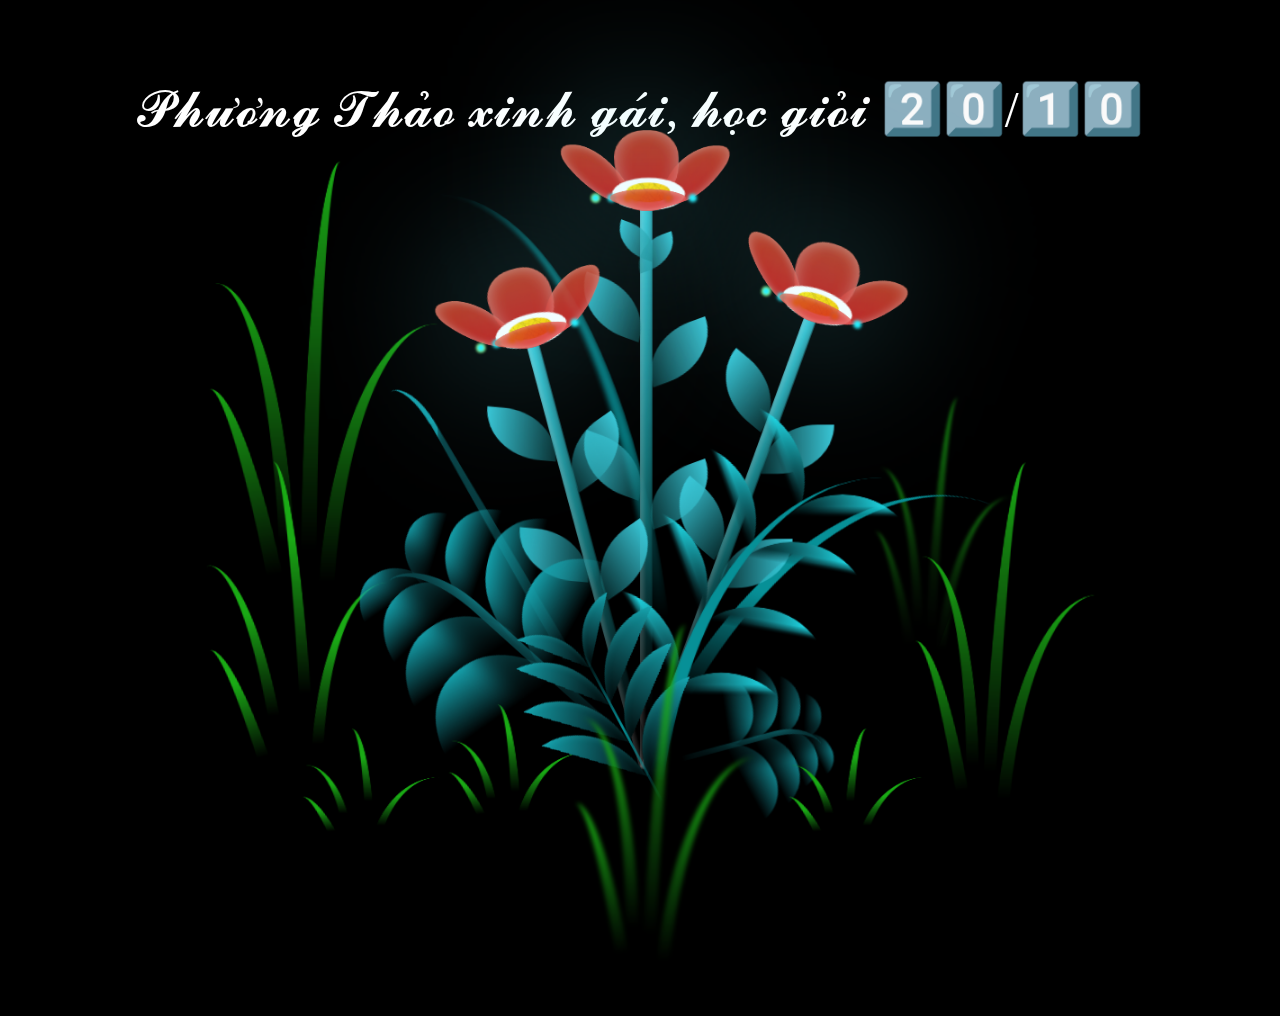
<file: Hoa_20_10/index.html>
<!DOCTYPE html>
<html lang="en">
<head>
    <meta charset="UTF-8">
    <meta http-equiv="X-UA-Compatible" content="IE=edge">
    <meta name="viewport" content="width=device-width, initial-scale=1.0">
    <link rel="stylesheet" href="./style_index.css">
    <script src="./script.js" type="text/javascript"></script><title>Hoa_tặng_PT</title>
</head>
    
<body class="not-loaded">
    <div class="night"></div>
    <div class="happy-woman-day">𝓟𝓱𝓾̛𝓸̛𝓷𝓰 𝓣𝓱𝓪̉𝓸 𝔁𝓲𝓷𝓱 𝓰𝓪́𝓲, 𝓱𝓸̣𝓬 𝓰𝓲𝓸̉𝓲 2️⃣0️⃣/1️⃣0️⃣</div>
    <div class="flowers">
      <div class="flower flower--1">
        <div class="flower__leafs flower__leafs--1">
          <div class="flower__leaf flower__leaf--1"></div>
          <div class="flower__leaf flower__leaf--2"></div>
          <div class="flower__leaf flower__leaf--3"></div>
          <div class="flower__leaf flower__leaf--4"></div>
          <div class="flower__white-circle"></div>
  
          <div class="flower__light flower__light--1"></div>
          <div class="flower__light flower__light--2"></div>
          <div class="flower__light flower__light--3"></div>
          <div class="flower__light flower__light--4"></div>
          <div class="flower__light flower__light--5"></div>
          <div class="flower__light flower__light--6"></div>
          <div class="flower__light flower__light--7"></div>
          <div class="flower__light flower__light--8"></div>
  
        </div>
        <div class="flower__line">
          <div class="flower__line__leaf flower__line__leaf--1"></div>
          <div class="flower__line__leaf flower__line__leaf--2"></div>
          <div class="flower__line__leaf flower__line__leaf--3"></div>
          <div class="flower__line__leaf flower__line__leaf--4"></div>
          <div class="flower__line__leaf flower__line__leaf--5"></div>
          <div class="flower__line__leaf flower__line__leaf--6"></div>
        </div>
      </div>
  
      <div class="flower flower--2">
        <div class="flower__leafs flower__leafs--2">
          <div class="flower__leaf flower__leaf--1"></div>
          <div class="flower__leaf flower__leaf--2"></div>
          <div class="flower__leaf flower__leaf--3"></div>
          <div class="flower__leaf flower__leaf--4"></div>
          <div class="flower__white-circle"></div>
  
          <div class="flower__light flower__light--1"></div>
          <div class="flower__light flower__light--2"></div>
          <div class="flower__light flower__light--3"></div>
          <div class="flower__light flower__light--4"></div>
          <div class="flower__light flower__light--5"></div>
          <div class="flower__light flower__light--6"></div>
          <div class="flower__light flower__light--7"></div>
          <div class="flower__light flower__light--8"></div>
  
        </div>
        <div class="flower__line">
          <div class="flower__line__leaf flower__line__leaf--1"></div>
          <div class="flower__line__leaf flower__line__leaf--2"></div>
          <div class="flower__line__leaf flower__line__leaf--3"></div>
          <div class="flower__line__leaf flower__line__leaf--4"></div>
        </div>
      </div>
  
      <div class="flower flower--3">
        <div class="flower__leafs flower__leafs--3">
          <div class="flower__leaf flower__leaf--1"></div>
          <div class="flower__leaf flower__leaf--2"></div>
          <div class="flower__leaf flower__leaf--3"></div>
          <div class="flower__leaf flower__leaf--4"></div>
          <div class="flower__white-circle"></div>
  
          <div class="flower__light flower__light--1"></div>
          <div class="flower__light flower__light--2"></div>
          <div class="flower__light flower__light--3"></div>
          <div class="flower__light flower__light--4"></div>
          <div class="flower__light flower__light--5"></div>
          <div class="flower__light flower__light--6"></div>
          <div class="flower__light flower__light--7"></div>
          <div class="flower__light flower__light--8"></div>
  
        </div>
        <div class="flower__line">
          <div class="flower__line__leaf flower__line__leaf--1"></div>
          <div class="flower__line__leaf flower__line__leaf--2"></div>
          <div class="flower__line__leaf flower__line__leaf--3"></div>
          <div class="flower__line__leaf flower__line__leaf--4"></div>
        </div>
      </div>
  
      <div class="grow-ans" style="--d:1.2s">
        <div class="flower__g-long">
          <div class="flower__g-long__top"></div>
          <div class="flower__g-long__bottom"></div>
        </div>
      </div>
  
      <div class="growing-grass">
        <div class="flower__grass flower__grass--1">
          <div class="flower__grass--top"></div>
          <div class="flower__grass--bottom"></div>
          <div class="flower__grass__leaf flower__grass__leaf--1"></div>
          <div class="flower__grass__leaf flower__grass__leaf--2"></div>
          <div class="flower__grass__leaf flower__grass__leaf--3"></div>
          <div class="flower__grass__leaf flower__grass__leaf--4"></div>
          <div class="flower__grass__leaf flower__grass__leaf--5"></div>
          <div class="flower__grass__leaf flower__grass__leaf--6"></div>
          <div class="flower__grass__leaf flower__grass__leaf--7"></div>
          <div class="flower__grass__leaf flower__grass__leaf--8"></div>
          <div class="flower__grass__overlay"></div>
        </div>
      </div>
  
      <div class="growing-grass">
        <div class="flower__grass flower__grass--2">
          <div class="flower__grass--top"></div>
          <div class="flower__grass--bottom"></div>
          <div class="flower__grass__leaf flower__grass__leaf--1"></div>
          <div class="flower__grass__leaf flower__grass__leaf--2"></div>
          <div class="flower__grass__leaf flower__grass__leaf--3"></div>
          <div class="flower__grass__leaf flower__grass__leaf--4"></div>
          <div class="flower__grass__leaf flower__grass__leaf--5"></div>
          <div class="flower__grass__leaf flower__grass__leaf--6"></div>
          <div class="flower__grass__leaf flower__grass__leaf--7"></div>
          <div class="flower__grass__leaf flower__grass__leaf--8"></div>
          <div class="flower__grass__overlay"></div>
        </div>
      </div>
  
      <div class="grow-ans" style="--d:2.4s">
        <div class="flower__g-right flower__g-right--1">
          <div class="leaf"></div>
        </div>
      </div>
  
      <div class="grow-ans" style="--d:2.8s">
        <div class="flower__g-right flower__g-right--2">
          <div class="leaf"></div>
        </div>
      </div>
  
      <div class="grow-ans" style="--d:2.8s">
        <div class="flower__g-front">
          <div class="flower__g-front__leaf-wrapper flower__g-front__leaf-wrapper--1">
            <div class="flower__g-front__leaf"></div>
          </div>
          <div class="flower__g-front__leaf-wrapper flower__g-front__leaf-wrapper--2">
            <div class="flower__g-front__leaf"></div>
          </div>
          <div class="flower__g-front__leaf-wrapper flower__g-front__leaf-wrapper--3">
            <div class="flower__g-front__leaf"></div>
          </div>
          <div class="flower__g-front__leaf-wrapper flower__g-front__leaf-wrapper--4">
            <div class="flower__g-front__leaf"></div>
          </div>
          <div class="flower__g-front__leaf-wrapper flower__g-front__leaf-wrapper--5">
            <div class="flower__g-front__leaf"></div>
          </div>
          <div class="flower__g-front__leaf-wrapper flower__g-front__leaf-wrapper--6">
            <div class="flower__g-front__leaf"></div>
          </div>
          <div class="flower__g-front__leaf-wrapper flower__g-front__leaf-wrapper--7">
            <div class="flower__g-front__leaf"></div>
          </div>
          <div class="flower__g-front__leaf-wrapper flower__g-front__leaf-wrapper--8">
            <div class="flower__g-front__leaf"></div>
          </div>
          <div class="flower__g-front__line"></div>
        </div>
      </div>
  
      <div class="grow-ans" style="--d:3.2s">
        <div class="flower__g-fr">
          <div class="leaf"></div>
          <div class="flower__g-fr__leaf flower__g-fr__leaf--1"></div>
          <div class="flower__g-fr__leaf flower__g-fr__leaf--2"></div>
          <div class="flower__g-fr__leaf flower__g-fr__leaf--3"></div>
          <div class="flower__g-fr__leaf flower__g-fr__leaf--4"></div>
          <div class="flower__g-fr__leaf flower__g-fr__leaf--5"></div>
          <div class="flower__g-fr__leaf flower__g-fr__leaf--6"></div>
          <div class="flower__g-fr__leaf flower__g-fr__leaf--7"></div>
          <div class="flower__g-fr__leaf flower__g-fr__leaf--8"></div>
        </div>
      </div>
  
      <div class="long-g long-g--0">
        <div class="grow-ans" style="--d:3s">
          <div class="leaf leaf--0"></div>
        </div>
        <div class="grow-ans" style="--d:2.2s">
          <div class="leaf leaf--1"></div>
        </div>
        <div class="grow-ans" style="--d:3.4s">
          <div class="leaf leaf--2"></div>
        </div>
        <div class="grow-ans" style="--d:3.6s">
          <div class="leaf leaf--3"></div>
        </div>
      </div>
  
      <div class="long-g long-g--1">
        <div class="grow-ans" style="--d:3.6s">
          <div class="leaf leaf--0"></div>
        </div>
        <div class="grow-ans" style="--d:3.8s">
          <div class="leaf leaf--1"></div>
        </div>
        <div class="grow-ans" style="--d:4s">
          <div class="leaf leaf--2"></div>
        </div>
        <div class="grow-ans" style="--d:4.2s">
          <div class="leaf leaf--3"></div>
        </div>
      </div>
  
      <div class="long-g long-g--2">
        <div class="grow-ans" style="--d:4s">
          <div class="leaf leaf--0"></div>
        </div>
        <div class="grow-ans" style="--d:4.2s">
          <div class="leaf leaf--1"></div>
        </div>
        <div class="grow-ans" style="--d:4.4s">
          <div class="leaf leaf--2"></div>
        </div>
        <div class="grow-ans" style="--d:4.6s">
          <div class="leaf leaf--3"></div>
        </div>
      </div>
  
      <div class="long-g long-g--3">
        <div class="grow-ans" style="--d:4s">
          <div class="leaf leaf--0"></div>
        </div>
        <div class="grow-ans" style="--d:4.2s">
          <div class="leaf leaf--1"></div>
        </div>
        <div class="grow-ans" style="--d:3s">
          <div class="leaf leaf--2"></div>
        </div>
        <div class="grow-ans" style="--d:3.6s">
          <div class="leaf leaf--3"></div>
        </div>
      </div>
  
      <div class="long-g long-g--4">
        <div class="grow-ans" style="--d:4s">
          <div class="leaf leaf--0"></div>
        </div>
        <div class="grow-ans" style="--d:4.2s">
          <div class="leaf leaf--1"></div>
        </div>
        <div class="grow-ans" style="--d:3s">
          <div class="leaf leaf--2"></div>
        </div>
        <div class="grow-ans" style="--d:3.6s">
          <div class="leaf leaf--3"></div>
        </div>
      </div>
  
      <div class="long-g long-g--5">
        <div class="grow-ans" style="--d:4s">
          <div class="leaf leaf--0"></div>
        </div>
        <div class="grow-ans" style="--d:4.2s">
          <div class="leaf leaf--1"></div>
        </div>
        <div class="grow-ans" style="--d:3s">
          <div class="leaf leaf--2"></div>
        </div>
        <div class="grow-ans" style="--d:3.6s">
          <div class="leaf leaf--3"></div>
        </div>
      </div>
  
      <div class="long-g long-g--6">
        <div class="grow-ans" style="--d:4.2s">
          <div class="leaf leaf--0"></div>
        </div>
        <div class="grow-ans" style="--d:4.4s">
          <div class="leaf leaf--1"></div>
        </div>
        <div class="grow-ans" style="--d:4.6s">
          <div class="leaf leaf--2"></div>
        </div>
        <div class="grow-ans" style="--d:4.8s">
          <div class="leaf leaf--3"></div>
        </div>
      </div>
  
      <div class="long-g long-g--7">
        <div class="grow-ans" style="--d:3s">
          <div class="leaf leaf--0"></div>
        </div>
        <div class="grow-ans" style="--d:3.2s">
          <div class="leaf leaf--1"></div>
        </div>
        <div class="grow-ans" style="--d:3.5s">
          <div class="leaf leaf--2"></div>
        </div>
        <div class="grow-ans" style="--d:3.6s">
          <div class="leaf leaf--3"></div>
        </div>
      </div>
    </div>
</body>
</html>
</file>
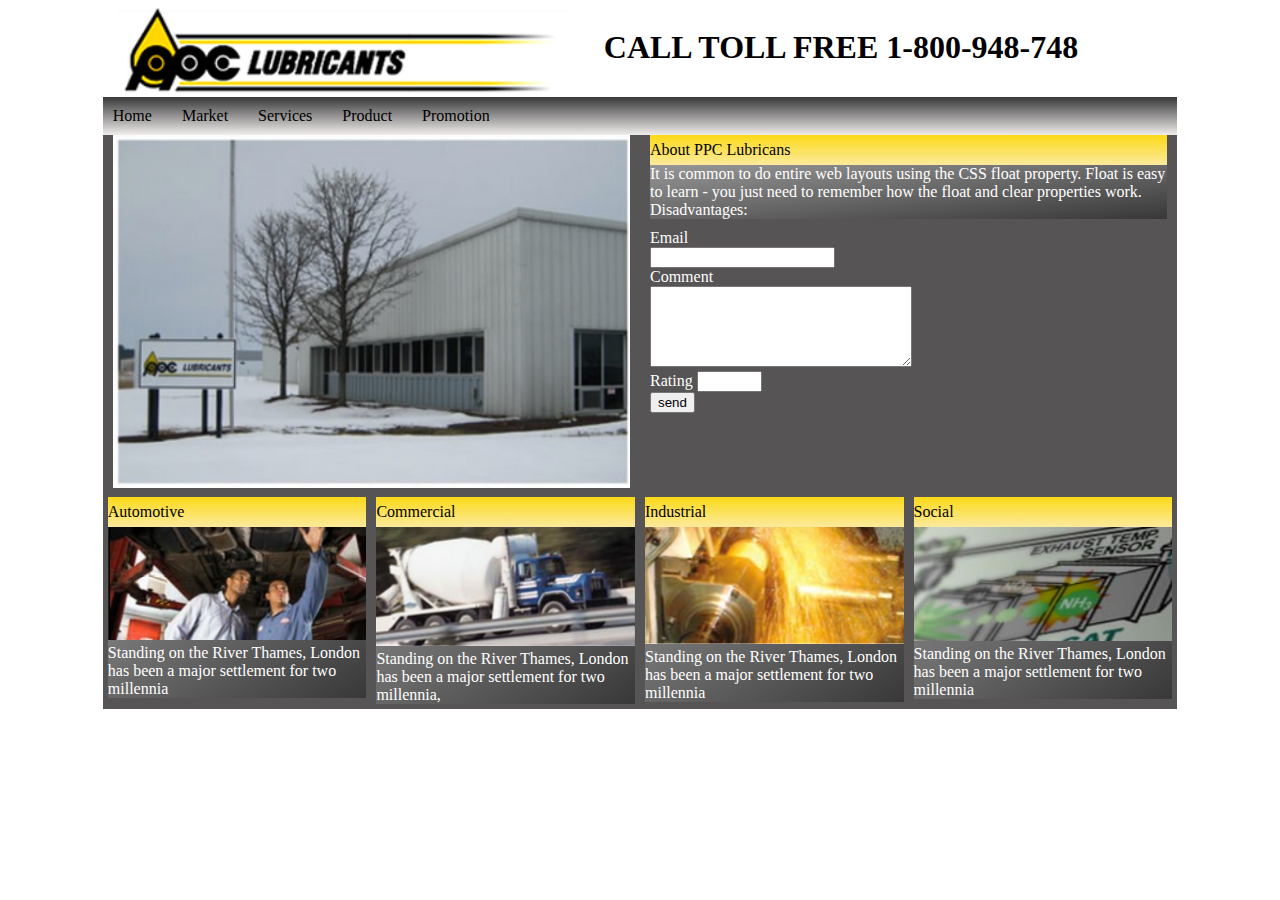
<file: Lab4/index.html>
<!DOCTYPE HTML>
<html>
<head>
	<title>Mobilestore</title>
	<link rel="stylesheet" type="text/css" href="style_index.css">
</head>
<body>
    <div class="wrapper">
        <!-- begin header -->
        <div class="notification">
            <div>
                <img src="images/logo.jpg" alt="">
                <h1>CALL TOLL FREE 1-800-948-748</h1>
            </div>
            <ul class="navigation">
                <li class="navigation_content">Home</li>
                <li class="navigation_content">Market</li>
                <li class="navigation_content">Services</li>
                <li class="navigation_content">Product</li>
                <li class="navigation_content">Promotion</li>
            </ul>
        </div>
		<!-- end header -->
		<section class="main">
			<div class="hotnews">
				<div class="imgnews col-s-6 col-6">
					<img src="images/hotnews.jpg" alt="hotnews">
				</div>
				<div class="textnews col-s-6 col-6">
					<div class="title">
						About PPC Lubricans
					</div>
					<div class="content">
						It is common to do entire web layouts using the CSS float property. Float is easy to learn - you just need to remember how the float and clear properties work. Disadvantages: 
					</div>
					<div class="frmcomment">
                        <form action="">
                            <label for="email">Email</label> <br>
                            <input type="text" name="email" id="email"> <br>
		              <label for="com">Comment</label> <br>
		              <textarea name="com" id="com" cols="30" rows="5"></textarea> <br>
		              <label for="rate">Rating</label>
		              <input type="text" name="rate" id="rate" size="5"> <br>
		              <input type="submit" value="send" name="submit" id="submit" onclick="validateForm()">
		            </form>	
                    
				</div>
            </div>
			</div>
			<div class="news">
				<div class="item col-s-3 col-3">
					<div class="title">Automotive</div>
					<div class="content">
                        <div class="forimg">
							<img src="images/news_1.jpg" alt="news">
						</div>
						<div class="forcontent">
							Standing on the River Thames, London has been a major settlement for two millennia
						</div>
					</div>
				</div>
				<div class="item col-s-3 col-3">
                    <div class="title">Commercial</div>
					<div class="content">
						<div class="forimg">
							<img src="images/news_2.jpg" alt="news">
						</div>
						<div class="forcontent">
							Standing on the River Thames, London has been a major settlement for two millennia, 
						</div>
					</div>
				</div>
				<div class="item col-s-3 col-3">
					<div class="title">Industrial</div>
					<div class="content">
						<div class="forimg">
							<img src="images/new_3.jpg" alt="news">
						</div>
						<div class="forcontent">
                            Standing on the River Thames, London has been a major settlement for two millennia
						</div>
					</div>
				</div>
				<div class="item col-s-3 col-3">
                    <div class="title">Social</div>
					<div class="content">
						<div class="forimg">
							<img src="images/new_4.jpg" alt="news">
						</div>
						<div class="forcontent">
                            Standing on the River Thames, London has been a major settlement for two millennia
						</div>
					</div>
				</div>
			</div>
		</section>
	</div>
    <script src="script.js"></script>
</body>
</html>
</file>
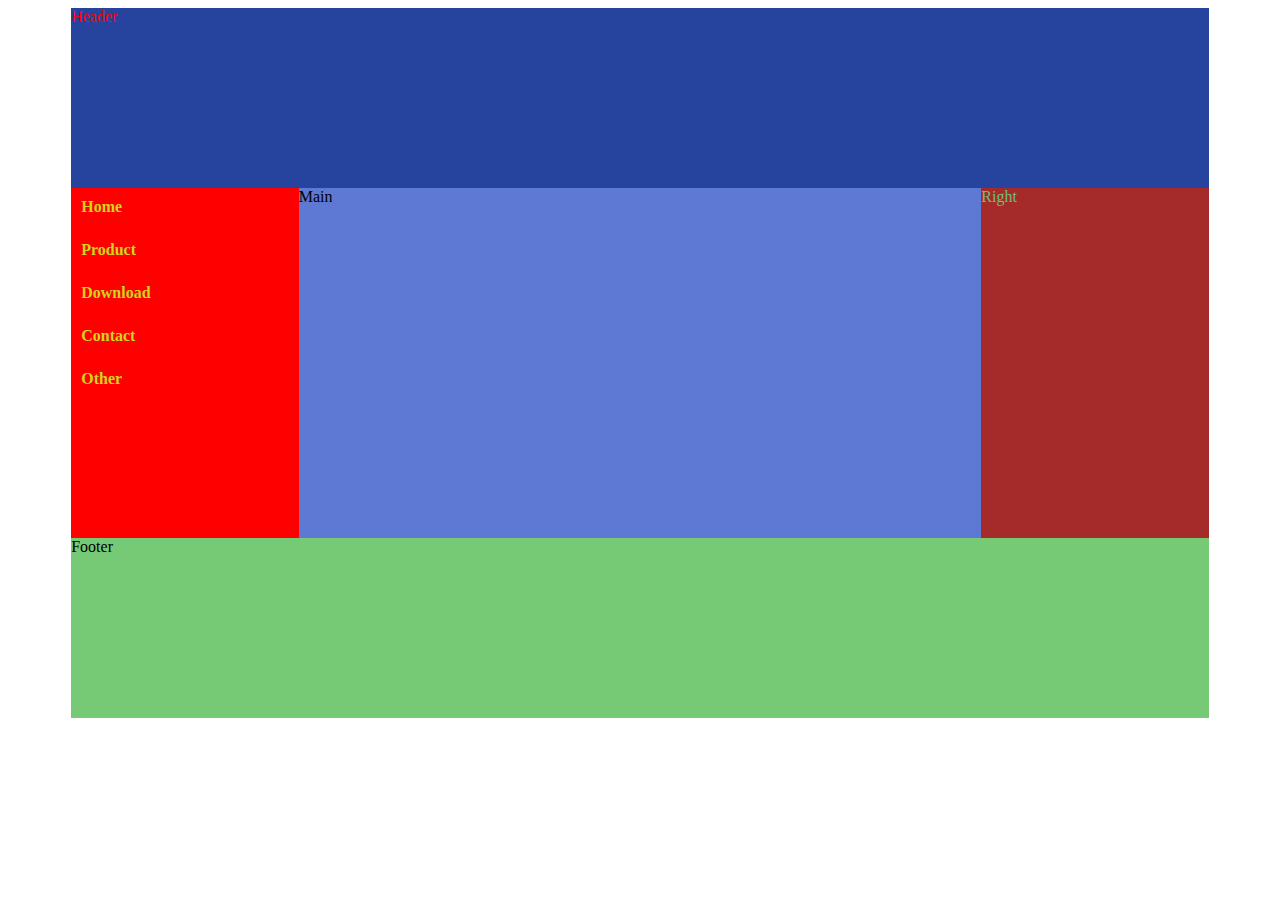
<file: BTVN_2/Layout.html>
<html lang="en">
<head>
    <meta charset="UTF-8">
    <meta name="viewport" content="width=device-width, initial-scale=1.0">
    <link rel="stylesheet" href="./Style_layout.css">
    <title>Layout</title>
</head>
<body>
    <div class="container">
        <div class="header">Header</div>
        <div class="left">
            <ul class="list">
                <li class="inline"><b>Home</b></li>
                <li class="inline"><b>Product</b></li>
                <li class="inline"><b>Download</b></li>
                <li class="inline"><b>Contact</b></li>
                <li class="inline"><b>Other</b></li>
            </ul>
        </div>
        <div class="main">Main</div>
        <div class="right">Right</div>
        <div class="footer">Footer</div>
    </div>
</body>
</html>
</file>
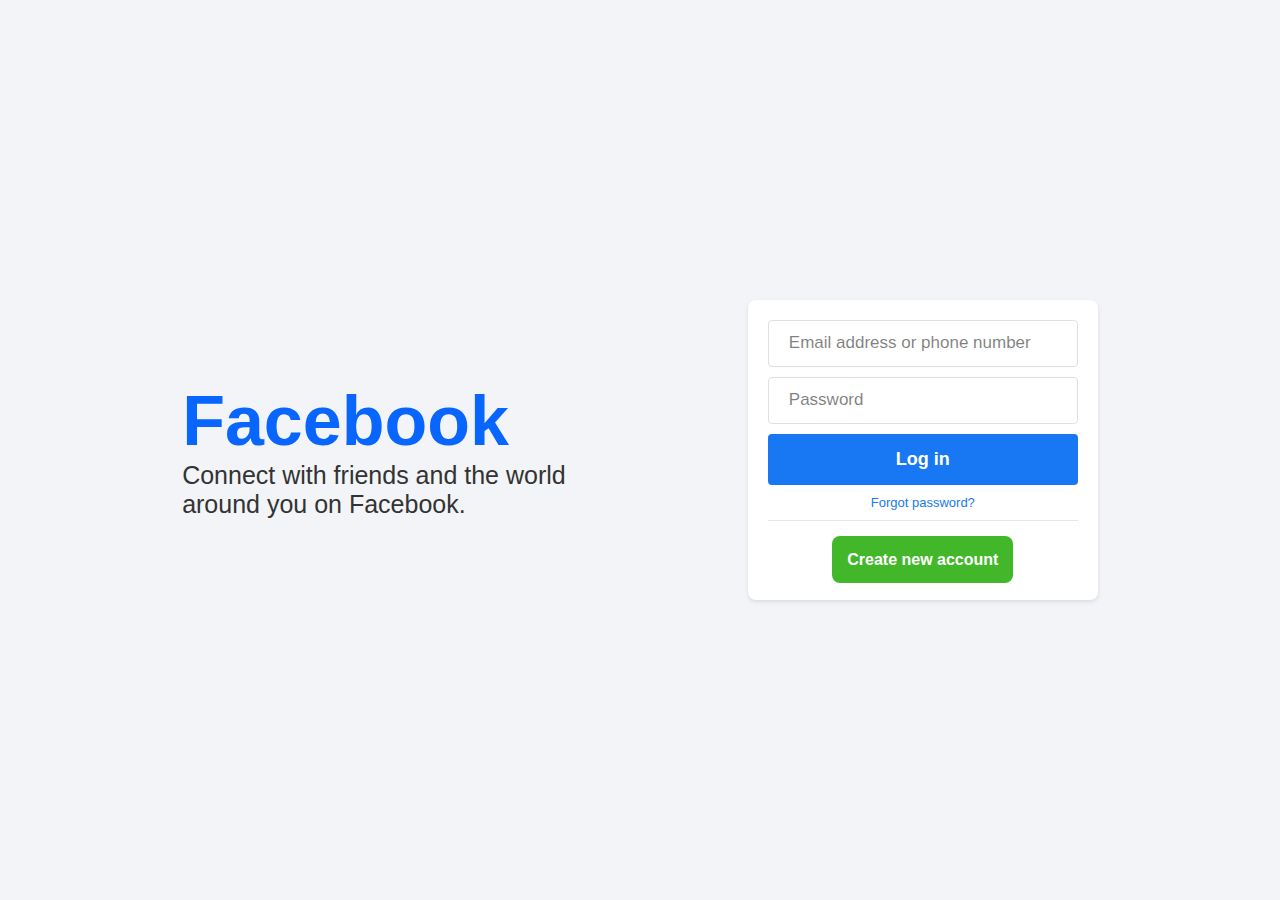
<file: face_sfit/front_face.html>
<!DOCTYPE html>
<html lang="en">
<head>
    <meta charset="UTF-8">
    <meta name="viewport" content="width=device-width, initial-scale=1.0">
    <title>Facebook</title>
    <link rel="stylesheet" href="./style_face.css">
    <link rel="stylesheet" href="./resposive_face.css">
    <link rel="stylesheet" href="https://cdnjs.cloudflare.com/ajax/libs/font-awesome/6.6.0/css/all.min.css" integrity="sha512-Kc323vGBEqzTmouAECnVceyQqyqdsSiqLQISBL29aUW4U/M7pSPA/gEUZQqv1cwx4OnYxTxve5UMg5GT6L4JJg==" crossorigin="anonymous" referrerpolicy="no-referrer" />
</head>
<body>
    <p class="language">English (UK)</p>
    <div class="container">
        <div class="logo">
            <div class="facebook_icon">
                <i class="fa-brands fa-facebook"></i>
            </div>
            <div class="slogan">
                <h1>Facebook</h1>
                <p>Connect with friends and the world<br>around you on Facebook.</p>
            </div>
        </div>
        
        <form action="" class="form">
            <label for="email"></label>
            <input type="email" name="username" id="username" placeholder="Email address or phone number" required>

            <label for="password"></label>
            <input type="password" name="password" id="password" placeholder="Password" required>
            <button type="submit">Log in</button>
            <div class="links">
                <div class="forgot">
                    <a href="#">Forgot password?</a>
                </div>
                <div class="create">
                    <a href="#">Create new account</a>
                </div>
            </div>
        </form>

        <div class="meta">
            <i class="fa-brands fa-meta">Meta</i>
            <ul>
                <li>About</li>
                <li>Help</li>
                <li>More</li>
            </ul>
        </div>
    </div>
</body>
</html>
</file>
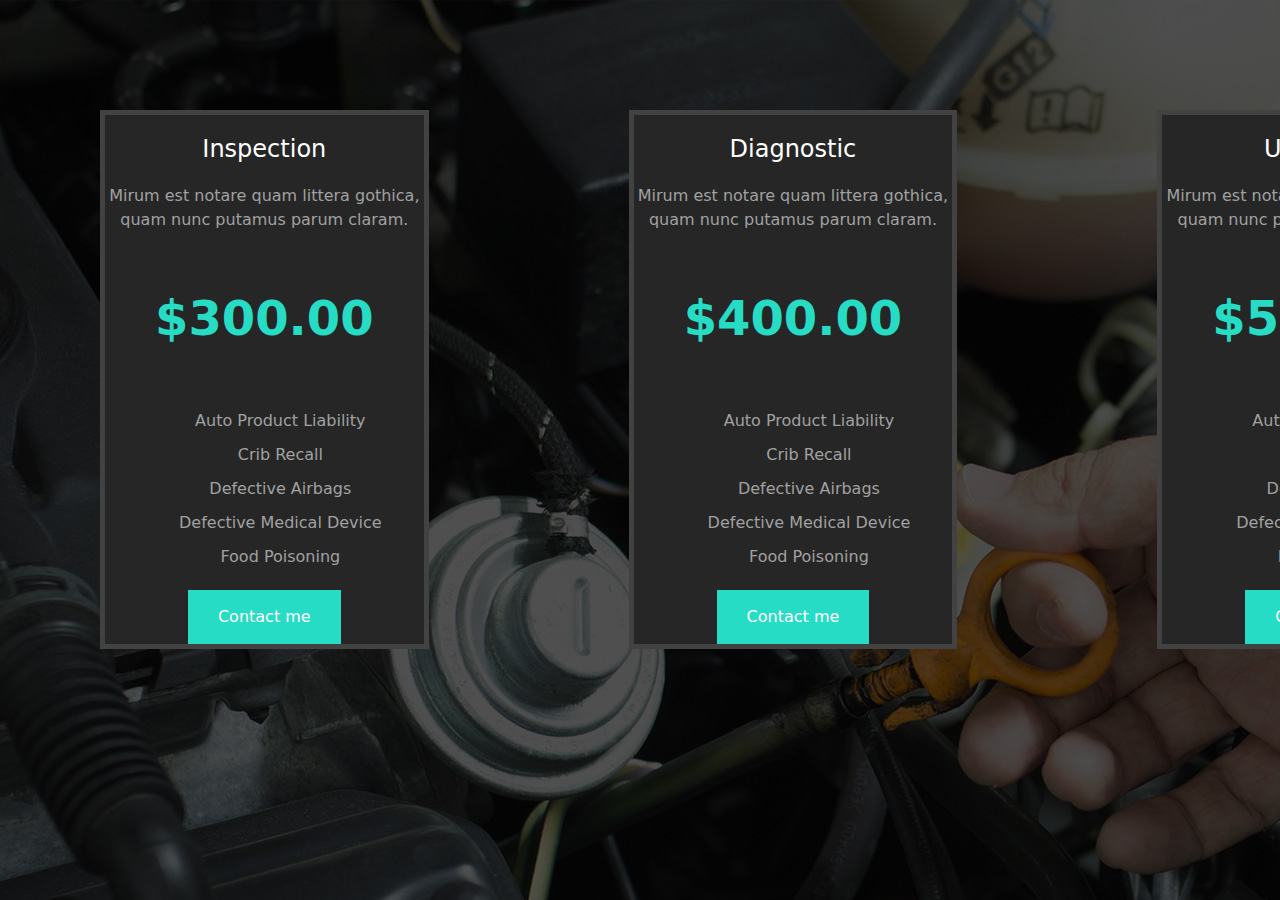
<file: Lab3/plan-page.html>
<!DOCTYPE html>
<html lang="en">
<head>
    <meta charset="UTF-8">
    <link rel="stylesheet" href="plan-page.css">
    <link href="https://cdn.jsdelivr.net/npm/bootstrap@5.3.3/dist/css/bootstrap.min.css" rel="stylesheet" integrity="sha384-QWTKZyjpPEjISv5WaRU9OFeRpok6YctnYmDr5pNlyT2bRjXh0JMhjY6hW+ALEwIH" crossorigin="anonymous">
    <title>Plan Page</title>
</head>
<body>
    <section>
        <article>
            <h1>Inspection</h1>
            <p>Mirum est notare quam littera gothica, quam nunc putamus parum claram.</p>
            <p class="price">$300.00</p>
            <ul>
                <li>Auto Product Liability</li>
                <li>Crib Recall</li>
                <li>Defective Airbags</li>
                <li>Defective Medical Device</li>
                <li>Food Poisoning</li>
            </ul>
            <button>Contact me</button>
        </article>
        <article>
            <h1>Diagnostic</h1>
            <p>Mirum est notare quam littera gothica, quam nunc putamus parum claram.</p>
            <p class="price">$400.00</p>
            <ul>
                <li>Auto Product Liability</li>
                <li>Crib Recall</li>
                <li>Defective Airbags</li>
                <li>Defective Medical Device</li>
                <li>Food Poisoning</li>
            </ul>
            <button>Contact me</button>
        </article>
        <article>
            <h1>Upgrades</h1>
            <p>Mirum est notare quam littera gothica, quam nunc putamus parum claram.</p>
            <p class="price">$500.00</p>
            <ul>
                <li>Auto Product Liability</li>
                <li>Crib Recall</li>
                <li>Defective Airbags</li>
                <li>Defective Medical Device</li>
                <li>Food Poisoning</li>
            </ul>
            <button>Contact me</button>
        </article>
    </section>
    <script src="https://cdn.jsdelivr.net/npm/bootstrap@5.3.3/dist/js/bootstrap.bundle.min.js" integrity="sha384-YvpcrYf0tY3lHB60NNkmXc5s9fDVZLESaAA55NDzOxhy9GkcIdslK1eN7N6jIeHz" crossorigin="anonymous"></script>
</body>
</html>
</file>
<file: Hoa_20_10/style_index.css>
*,
*::after,
*::before {
  padding: 0;
  margin: 0;
  box-sizing: border-box;
}

:root {
  --dark-color: #000;
}

body {
  display: flex;
  align-items: flex-end;
  justify-content: center;
  min-height: 100vh;
  background-color: var(--dark-color);
  overflow: hidden;
  perspective: 1000px;
  padding: 50px 0px;
}

.night {
  position: fixed;
  left: 50%;
  top: 0;
  transform: translateX(-50%);
  width: 100%;
  height: 100%;
  filter: blur(0.1vmin);
}

.happy-woman-day {
  color: white;
  font-size: 50px;
  position: fixed;
  top: 80px;
}

.flowers {
  position: relative;
  transform: scale(0.9);
}

.flower {
  position: absolute;
  bottom: 10vmin;
  transform-origin: bottom center;
  z-index: 10;
  --fl-speed: 0.8s;
}
.flower--1 {
  animation: moving-flower-1 4s linear infinite;
}
.flower--1 .flower__line {
  height: 70vmin;
  animation-delay: 0.3s;
}
.flower--1 .flower__line__leaf--1 {
  animation: blooming-leaf-right var(--fl-speed) 1.6s backwards;
}
.flower--1 .flower__line__leaf--2 {
  animation: blooming-leaf-right var(--fl-speed) 1.4s backwards;
}
.flower--1 .flower__line__leaf--3 {
  animation: blooming-leaf-left var(--fl-speed) 1.2s backwards;
}
.flower--1 .flower__line__leaf--4 {
  animation: blooming-leaf-left var(--fl-speed) 1s backwards;
}
.flower--1 .flower__line__leaf--5 {
  animation: blooming-leaf-right var(--fl-speed) 1.8s backwards;
}
.flower--1 .flower__line__leaf--6 {
  animation: blooming-leaf-left var(--fl-speed) 2s backwards;
}
.flower--2 {
  left: 50%;
  transform: rotate(20deg);
  animation: moving-flower-2 4s linear infinite;
}
.flower--2 .flower__line {
  height: 60vmin;
  animation-delay: 0.6s;
}
.flower--2 .flower__line__leaf--1 {
  animation: blooming-leaf-right var(--fl-speed) 1.9s backwards;
}
.flower--2 .flower__line__leaf--2 {
  animation: blooming-leaf-right var(--fl-speed) 1.7s backwards;
}
.flower--2 .flower__line__leaf--3 {
  animation: blooming-leaf-left var(--fl-speed) 1.5s backwards;
}
.flower--2 .flower__line__leaf--4 {
  animation: blooming-leaf-left var(--fl-speed) 1.3s backwards;
}
.flower--3 {
  left: 50%;
  transform: rotate(-15deg);
  animation: moving-flower-3 4s linear infinite;
}
.flower--3 .flower__line {
  animation-delay: 0.9s;
}
.flower--3 .flower__line__leaf--1 {
  animation: blooming-leaf-right var(--fl-speed) 2.5s backwards;
}
.flower--3 .flower__line__leaf--2 {
  animation: blooming-leaf-right var(--fl-speed) 2.3s backwards;
}
.flower--3 .flower__line__leaf--3 {
  animation: blooming-leaf-left var(--fl-speed) 2.1s backwards;
}
.flower--3 .flower__line__leaf--4 {
  animation: blooming-leaf-left var(--fl-speed) 1.9s backwards;
}
.flower__leafs {
  position: relative;
  animation: blooming-flower 2s backwards;
}
.flower__leafs--1 {
  animation-delay: 1.1s;
}
.flower__leafs--2 {
  animation-delay: 1.4s;
}
.flower__leafs--3 {
  animation-delay: 1.7s;
}
.flower__leafs::after {
  content: "";
  position: absolute;
  left: 0;
  top: 0;
  transform: translate(-50%, -100%);
  width: 8vmin;
  height: 8vmin;
  background-color: #6bf0ff;
  filter: blur(10vmin);
}
.flower__leaf {
  position: absolute;
  bottom: 0;
  left: 50%;
  width: 8vmin;
  height: 11vmin;
  border-radius: 51% 49% 47% 53%/44% 45% 55% 69%;
  background-color: #a7ffee;
  background-image: linear-gradient(to top, #da1616, #cf3d20);
  transform-origin: bottom center;
  opacity: 0.9;
  box-shadow: inset 0 0 2vmin rgba(255, 255, 255, 0.5);
}
.flower__leaf--1 {
  transform: translate(-10%, 1%) rotateY(40deg) rotateX(-50deg);
}
.flower__leaf--2 {
  transform: translate(-50%, -4%) rotateX(40deg);
}
.flower__leaf--3 {
  transform: translate(-90%, 0%) rotateY(45deg) rotateX(50deg);
}
.flower__leaf--4 {
  width: 8vmin;
  height: 8vmin;
  transform-origin: bottom left;
  border-radius: 4vmin 10vmin 4vmin 4vmin;
  transform: translate(0%, 18%) rotateX(70deg) rotate(-43deg);
  background-image: linear-gradient(to top, #da1616, #cf3d20);
  z-index: 1;
  opacity: 0.8;
}
.flower__white-circle {
  position: absolute;
  left: -3.5vmin;
  top: -3vmin;
  width: 9vmin;
  height: 4vmin;
  border-radius: 50%;
  background-color: #fff;
}
.flower__white-circle::after {
  content: "";
  position: absolute;
  left: 50%;
  top: 45%;
  transform: translate(-50%, -50%);
  width: 60%;
  height: 60%;
  border-radius: inherit;
  background-image: repeating-linear-gradient(300deg, rgba(0, 0, 0, 0.03) 0px, rgba(0, 0, 0, 0.03) 1px, transparent 1px, transparent 12px), repeating-linear-gradient(45deg, rgba(0, 0, 0, 0.03) 0px, rgba(0, 0, 0, 0.03) 1px, transparent 1px, transparent 12px), repeating-linear-gradient(67.5deg, rgba(0, 0, 0, 0.03) 0px, rgba(0, 0, 0, 0.03) 1px, transparent 1px, transparent 12px), repeating-linear-gradient(135deg, rgba(0, 0, 0, 0.03) 0px, rgba(0, 0, 0, 0.03) 1px, transparent 1px, transparent 12px), repeating-linear-gradient(45deg, rgba(0, 0, 0, 0.03) 0px, rgba(0, 0, 0, 0.03) 1px, transparent 1px, transparent 12px), repeating-linear-gradient(112.5deg, rgba(0, 0, 0, 0.03) 0px, rgba(0, 0, 0, 0.03) 1px, transparent 1px, transparent 12px), repeating-linear-gradient(112.5deg, rgba(0, 0, 0, 0.03) 0px, rgba(0, 0, 0, 0.03) 1px, transparent 1px, transparent 12px), repeating-linear-gradient(45deg, rgba(0, 0, 0, 0.03) 0px, rgba(0, 0, 0, 0.03) 1px, transparent 1px, transparent 12px), repeating-linear-gradient(22.5deg, rgba(0, 0, 0, 0.03) 0px, rgba(0, 0, 0, 0.03) 1px, transparent 1px, transparent 12px), repeating-linear-gradient(45deg, rgba(0, 0, 0, 0.03) 0px, rgba(0, 0, 0, 0.03) 1px, transparent 1px, transparent 12px), repeating-linear-gradient(22.5deg, rgba(0, 0, 0, 0.03) 0px, rgba(0, 0, 0, 0.03) 1px, transparent 1px, transparent 12px), repeating-linear-gradient(135deg, rgba(0, 0, 0, 0.03) 0px, rgba(0, 0, 0, 0.03) 1px, transparent 1px, transparent 12px), repeating-linear-gradient(157.5deg, rgba(0, 0, 0, 0.03) 0px, rgba(0, 0, 0, 0.03) 1px, transparent 1px, transparent 12px), repeating-linear-gradient(67.5deg, rgba(0, 0, 0, 0.03) 0px, rgba(0, 0, 0, 0.03) 1px, transparent 1px, transparent 12px), repeating-linear-gradient(67.5deg, rgba(0, 0, 0, 0.03) 0px, rgba(0, 0, 0, 0.03) 1px, transparent 1px, transparent 12px), linear-gradient(90deg, rgb(255, 235, 18), rgb(255, 206, 0));
}
.flower__line {
  height: 55vmin;
  width: 1.5vmin;
  background-image: linear-gradient(to left, rgba(0, 0, 0, 0.2), transparent, rgba(255, 255, 255, 0.2)), linear-gradient(to top, transparent 10%, #14757a, #39c6d6);
  box-shadow: inset 0 0 2px rgba(0, 0, 0, 0.5);
  animation: grow-flower-tree 4s backwards;
}
.flower__line__leaf {
  --w: 7vmin;
  --h: calc(var(--w) + 2vmin);
  position: absolute;
  top: 20%;
  left: 90%;
  width: var(--w);
  height: var(--h);
  border-top-right-radius: var(--h);
  border-bottom-left-radius: var(--h);
  background-image: linear-gradient(to top, rgba(20, 117, 122, 0.4), #39c6d6);
}
.flower__line__leaf--1 {
  transform: rotate(70deg) rotateY(30deg);
}
.flower__line__leaf--2 {
  top: 45%;
  transform: rotate(70deg) rotateY(30deg);
}
.flower__line__leaf--3, .flower__line__leaf--4, .flower__line__leaf--6 {
  border-top-right-radius: 0;
  border-bottom-left-radius: 0;
  border-top-left-radius: var(--h);
  border-bottom-right-radius: var(--h);
  left: -460%;
  top: 12%;
  transform: rotate(-70deg) rotateY(30deg);
}
.flower__line__leaf--4 {
  top: 40%;
}
.flower__line__leaf--5 {
  top: 0;
  transform-origin: left;
  transform: rotate(70deg) rotateY(30deg) scale(0.6);
}
.flower__line__leaf--6 {
  top: -2%;
  left: -450%;
  transform-origin: right;
  transform: rotate(-70deg) rotateY(30deg) scale(0.6);
}
.flower__light {
  position: absolute;
  bottom: 0vmin;
  width: 1vmin;
  height: 1vmin;
  background-color: rgb(255, 251, 0);
  border-radius: 50%;
  filter: blur(0.2vmin);
  animation: light-ans 4s linear infinite backwards;
}
.flower__light:nth-child(odd) {
  background-color: #23f0ff;
}
.flower__light--1 {
  left: -2vmin;
  animation-delay: 1s;
}
.flower__light--2 {
  left: 3vmin;
  animation-delay: 0.5s;
}
.flower__light--3 {
  left: -6vmin;
  animation-delay: 0.3s;
}
.flower__light--4 {
  left: 6vmin;
  animation-delay: 0.9s;
}
.flower__light--5 {
  left: -1vmin;
  animation-delay: 1.5s;
}
.flower__light--6 {
  left: -4vmin;
  animation-delay: 3s;
}
.flower__light--7 {
  left: 3vmin;
  animation-delay: 2s;
}
.flower__light--8 {
  left: -6vmin;
  animation-delay: 3.5s;
}
.flower__grass {
  --c: #159faa;
  --line-w: 1.5vmin;
  position: absolute;
  bottom: 12vmin;
  left: -7vmin;
  display: flex;
  flex-direction: column;
  align-items: flex-end;
  z-index: 20;
  transform-origin: bottom center;
  transform: rotate(-48deg) rotateY(40deg);
}
.flower__grass--1 {
  animation: moving-grass 2s linear infinite;
}
.flower__grass--2 {
  left: 2vmin;
  bottom: 10vmin;
  transform: scale(0.5) rotate(75deg) rotateX(10deg) rotateY(-200deg);
  opacity: 0.8;
  z-index: 0;
  animation: moving-grass--2 1.5s linear infinite;
}
.flower__grass--top {
  width: 7vmin;
  height: 10vmin;
  border-top-right-radius: 100%;
  border-right: var(--line-w) solid var(--c);
  transform-origin: bottom center;
  transform: rotate(-2deg);
}
.flower__grass--bottom {
  margin-top: -2px;
  width: var(--line-w);
  height: 25vmin;
  background-image: linear-gradient(to top, transparent, var(--c));
}
.flower__grass__leaf {
  --size: 10vmin;
  position: absolute;
  width: calc(var(--size) * 2.1);
  height: var(--size);
  border-top-left-radius: var(--size);
  border-top-right-radius: var(--size);
  background-image: linear-gradient(to top, transparent, transparent 30%, var(--c));
  z-index: 100;
}
.flower__grass__leaf--1 {
  top: -6%;
  left: 30%;
  --size: 6vmin;
  transform: rotate(-20deg);
  animation: growing-grass-ans--1 2s 2.6s backwards;
}
@keyframes growing-grass-ans--1 {
  0% {
    transform-origin: bottom left;
    transform: rotate(-20deg) scale(0);
  }
}
.flower__grass__leaf--2 {
  top: -5%;
  left: -110%;
  --size: 6vmin;
  transform: rotate(10deg);
  animation: growing-grass-ans--2 2s 2.4s linear backwards;
}
@keyframes growing-grass-ans--2 {
  0% {
    transform-origin: bottom right;
    transform: rotate(10deg) scale(0);
  }
}
.flower__grass__leaf--3 {
  top: 5%;
  left: 60%;
  --size: 8vmin;
  transform: rotate(-18deg) rotateX(-20deg);
  animation: growing-grass-ans--3 2s 2.2s linear backwards;
}
@keyframes growing-grass-ans--3 {
  0% {
    transform-origin: bottom left;
    transform: rotate(-18deg) rotateX(-20deg) scale(0);
  }
}
.flower__grass__leaf--4 {
  top: 6%;
  left: -135%;
  --size: 8vmin;
  transform: rotate(2deg);
  animation: growing-grass-ans--4 2s 2s linear backwards;
}
@keyframes growing-grass-ans--4 {
  0% {
    transform-origin: bottom right;
    transform: rotate(2deg) scale(0);
  }
}
.flower__grass__leaf--5 {
  top: 20%;
  left: 60%;
  --size: 10vmin;
  transform: rotate(-24deg) rotateX(-20deg);
  animation: growing-grass-ans--5 2s 1.8s linear backwards;
}
@keyframes growing-grass-ans--5 {
  0% {
    transform-origin: bottom left;
    transform: rotate(-24deg) rotateX(-20deg) scale(0);
  }
}
.flower__grass__leaf--6 {
  top: 22%;
  left: -180%;
  --size: 10vmin;
  transform: rotate(10deg);
  animation: growing-grass-ans--6 2s 1.6s linear backwards;
}
@keyframes growing-grass-ans--6 {
  0% {
    transform-origin: bottom right;
    transform: rotate(10deg) scale(0);
  }
}
.flower__grass__leaf--7 {
  top: 39%;
  left: 70%;
  --size: 10vmin;
  transform: rotate(-10deg);
  animation: growing-grass-ans--7 2s 1.4s linear backwards;
}
@keyframes growing-grass-ans--7 {
  0% {
    transform-origin: bottom left;
    transform: rotate(-10deg) scale(0);
  }
}
.flower__grass__leaf--8 {
  top: 40%;
  left: -215%;
  --size: 11vmin;
  transform: rotate(10deg);
  animation: growing-grass-ans--8 2s 1.2s linear backwards;
}
@keyframes growing-grass-ans--8 {
  0% {
    transform-origin: bottom right;
    transform: rotate(10deg) scale(0);
  }
}
.flower__grass__overlay {
  position: absolute;
  top: -10%;
  right: 0%;
  width: 100%;
  height: 100%;
  background-color: rgba(0, 0, 0, 0.6);
  filter: blur(1.5vmin);
  z-index: 100;
}
.flower__g-long {
  --w: 2vmin;
  --h: 6vmin;
  --c: #159faa;
  position: absolute;
  bottom: 10vmin;
  left: -3vmin;
  transform-origin: bottom center;
  transform: rotate(-30deg) rotateY(-20deg);
  display: flex;
  flex-direction: column;
  align-items: flex-end;
  animation: flower-g-long-ans 3s linear infinite;
}
@keyframes flower-g-long-ans {
  0%, 100% {
    transform: rotate(-30deg) rotateY(-20deg);
  }
  50% {
    transform: rotate(-32deg) rotateY(-20deg);
  }
}
.flower__g-long__top {
  top: calc(var(--h) * -1);
  width: calc(var(--w) + 1vmin);
  height: var(--h);
  border-top-right-radius: 100%;
  border-right: 0.7vmin solid var(--c);
  transform: translate(-0.7vmin, 1vmin);
}
.flower__g-long__bottom {
  width: var(--w);
  height: 50vmin;
  transform-origin: bottom center;
  background-image: linear-gradient(to top, transparent 30%, var(--c));
  box-shadow: inset 0 0 2px rgba(0, 0, 0, 0.5);
  clip-path: polygon(35% 0, 65% 1%, 100% 100%, 0% 100%);
}
.flower__g-right {
  position: absolute;
  bottom: 6vmin;
  left: -2vmin;
  transform-origin: bottom left;
  transform: rotate(20deg);
}
.flower__g-right .leaf {
  width: 30vmin;
  height: 50vmin;
  border-top-left-radius: 100%;
  border-left: 2vmin solid #079097;
  background-image: linear-gradient(to bottom, transparent, var(--dark-color) 60%);
  -webkit-mask-image: linear-gradient(to top, transparent 30%, #079097 60%);
}
.flower__g-right--1 {
  animation: flower-g-right-ans 2.5s linear infinite;
}
.flower__g-right--2 {
  left: 5vmin;
  transform: rotateY(-180deg);
  animation: flower-g-right-ans--2 3s linear infinite;
}
.flower__g-right--2 .leaf {
  height: 75vmin;
  filter: blur(0.3vmin);
  opacity: 0.8;
}
@keyframes flower-g-right-ans {
  0%, 100% {
    transform: rotate(20deg);
  }
  50% {
    transform: rotate(24deg) rotateX(-20deg);
  }
}
@keyframes flower-g-right-ans--2 {
  0%, 100% {
    transform: rotateY(-180deg) rotate(0deg) rotateX(-20deg);
  }
  50% {
    transform: rotateY(-180deg) rotate(6deg) rotateX(-20deg);
  }
}
.flower__g-front {
  position: absolute;
  bottom: 6vmin;
  left: 2.5vmin;
  z-index: 100;
  transform-origin: bottom center;
  transform: rotate(-28deg) rotateY(30deg) scale(1.04);
  animation: flower__g-front-ans 2s linear infinite;
}
@keyframes flower__g-front-ans {
  0%, 100% {
    transform: rotate(-28deg) rotateY(30deg) scale(1.04);
  }
  50% {
    transform: rotate(-35deg) rotateY(40deg) scale(1.04);
  }
}
.flower__g-front__line {
  width: 0.3vmin;
  height: 20vmin;
  background-image: linear-gradient(to top, transparent, #079097, transparent 100%);
  position: relative;
}
.flower__g-front__leaf-wrapper {
  position: absolute;
  top: 0;
  left: 0;
  transform-origin: bottom left;
  transform: rotate(10deg);
}
.flower__g-front__leaf-wrapper:nth-child(even) {
  left: 0vmin;
  transform: rotateY(-180deg) rotate(5deg);
  animation: flower__g-front__leaf-left-ans 1s ease-in backwards;
}
.flower__g-front__leaf-wrapper:nth-child(odd) {
  animation: flower__g-front__leaf-ans 1s ease-in backwards;
}
.flower__g-front__leaf-wrapper--1 {
  top: -8vmin;
  transform: scale(0.7);
  animation: flower__g-front__leaf-ans 1s 5.5s ease-in backwards !important;
}
.flower__g-front__leaf-wrapper--2 {
  top: -8vmin;
  transform: rotateY(-180deg) scale(0.7) !important;
  animation: flower__g-front__leaf-left-ans-2 1s 4.6s ease-in backwards !important;
}
.flower__g-front__leaf-wrapper--3 {
  top: -3vmin;
  animation: flower__g-front__leaf-ans 1s 4.6s ease-in backwards;
}
.flower__g-front__leaf-wrapper--4 {
  top: -3vmin;
  transform: rotateY(-180deg) scale(0.9) !important;
  animation: flower__g-front__leaf-left-ans-2 1s 4.6s ease-in backwards !important;
}
@keyframes flower__g-front__leaf-left-ans-2 {
  0% {
    transform: rotateY(-180deg) scale(0);
  }
}
.flower__g-front__leaf-wrapper--5, .flower__g-front__leaf-wrapper--6 {
  top: 2vmin;
}
.flower__g-front__leaf-wrapper--7, .flower__g-front__leaf-wrapper--8 {
  top: 6.5vmin;
}
.flower__g-front__leaf-wrapper--2 {
  animation-delay: 5.2s !important;
}
.flower__g-front__leaf-wrapper--3 {
  animation-delay: 4.9s !important;
}
.flower__g-front__leaf-wrapper--5 {
  animation-delay: 4.3s !important;
}
.flower__g-front__leaf-wrapper--6 {
  animation-delay: 4.1s !important;
}
.flower__g-front__leaf-wrapper--7 {
  animation-delay: 3.8s !important;
}
.flower__g-front__leaf-wrapper--8 {
  animation-delay: 3.5s !important;
}
@keyframes flower__g-front__leaf-ans {
  0% {
    transform: rotate(10deg) scale(0);
  }
}
@keyframes flower__g-front__leaf-left-ans {
  0% {
    transform: rotateY(-180deg) rotate(5deg) scale(0);
  }
}
.flower__g-front__leaf {
  width: 10vmin;
  height: 10vmin;
  border-radius: 100% 0% 0% 100%/100% 100% 0% 0%;
  box-shadow: inset 0 2px 1vmin hsla(184, 97%, 58%, 0.2);
  background-image: linear-gradient(to bottom left, transparent, var(--dark-color)), linear-gradient(to bottom right, #159faa 50%, transparent 50%, transparent);
  -webkit-mask-image: linear-gradient(to bottom right, #159faa 50%, transparent 50%, transparent);
  mask-image: linear-gradient(to bottom right, #159faa 50%, transparent 50%, transparent);
}
.flower__g-fr {
  position: absolute;
  bottom: -4vmin;
  left: vmin;
  transform-origin: bottom left;
  z-index: 10;
  animation: flower__g-fr-ans 2s linear infinite;
}
@keyframes flower__g-fr-ans {
  0%, 100% {
    transform: rotate(2deg);
  }
  50% {
    transform: rotate(4deg);
  }
}
.flower__g-fr .leaf {
  width: 30vmin;
  height: 50vmin;
  border-top-left-radius: 100%;
  border-left: 2vmin solid #079097;
  -webkit-mask-image: linear-gradient(to top, transparent 25%, #079097 50%);
  position: relative;
  z-index: 1;
}
.flower__g-fr__leaf {
  position: absolute;
  top: 0;
  left: 0;
  width: 10vmin;
  height: 10vmin;
  border-radius: 100% 0% 0% 100%/100% 100% 0% 0%;
  box-shadow: inset 0 2px 1vmin hsla(184, 97%, 58%, 0.2);
  background-image: linear-gradient(to bottom left, transparent, var(--dark-color) 98%), linear-gradient(to bottom right, #23f0ff 45%, transparent 50%, transparent);
  -webkit-mask-image: linear-gradient(135deg, #159faa 40%, transparent 50%, transparent);
}
.flower__g-fr__leaf--1 {
  left: 20vmin;
  transform: rotate(45deg);
  animation: flower__g-fr-leaft-ans-1 0.5s 5.2s linear backwards;
}
@keyframes flower__g-fr-leaft-ans-1 {
  0% {
    transform-origin: left;
    transform: rotate(45deg) scale(0);
  }
}
.flower__g-fr__leaf--2 {
  left: 12vmin;
  top: -7vmin;
  transform: rotate(25deg) rotateY(-180deg);
  animation: flower__g-fr-leaft-ans-6 0.5s 5s linear backwards;
}
.flower__g-fr__leaf--3 {
  left: 15vmin;
  top: 6vmin;
  transform: rotate(55deg);
  animation: flower__g-fr-leaft-ans-5 0.5s 4.8s linear backwards;
}
.flower__g-fr__leaf--4 {
  left: 6vmin;
  top: -2vmin;
  transform: rotate(25deg) rotateY(-180deg);
  animation: flower__g-fr-leaft-ans-6 0.5s 4.6s linear backwards;
}
.flower__g-fr__leaf--5 {
  left: 10vmin;
  top: 14vmin;
  transform: rotate(55deg);
  animation: flower__g-fr-leaft-ans-5 0.5s 4.4s linear backwards;
}
@keyframes flower__g-fr-leaft-ans-5 {
  0% {
    transform-origin: left;
    transform: rotate(55deg) scale(0);
  }
}
.flower__g-fr__leaf--6 {
  left: 0vmin;
  top: 6vmin;
  transform: rotate(25deg) rotateY(-180deg);
  animation: flower__g-fr-leaft-ans-6 0.5s 4.2s linear backwards;
}
@keyframes flower__g-fr-leaft-ans-6 {
  0% {
    transform-origin: right;
    transform: rotate(25deg) rotateY(-180deg) scale(0);
  }
}
.flower__g-fr__leaf--7 {
  left: 5vmin;
  top: 22vmin;
  transform: rotate(45deg);
  animation: flower__g-fr-leaft-ans-7 0.5s 4s linear backwards;
}
@keyframes flower__g-fr-leaft-ans-7 {
  0% {
    transform-origin: left;
    transform: rotate(45deg) scale(0);
  }
}
.flower__g-fr__leaf--8 {
  left: -4vmin;
  top: 15vmin;
  transform: rotate(15deg) rotateY(-180deg);
  animation: flower__g-fr-leaft-ans-8 0.5s 3.8s linear backwards;
}
@keyframes flower__g-fr-leaft-ans-8 {
  0% {
    transform-origin: right;
    transform: rotate(15deg) rotateY(-180deg) scale(0);
  }
}

.long-g {
  position: absolute;
  bottom: 25vmin;
  left: -42vmin;
  transform-origin: bottom left;
}
.long-g--1 {
  bottom: 0vmin;
  transform: scale(0.8) rotate(-5deg);
}
.long-g--1 .leaf {
  -webkit-mask-image: linear-gradient(to top, transparent 40%, #079097 80%) !important;
}
.long-g--1 .leaf--1 {
  --w: 5vmin;
  --h: 60vmin;
  left: -2vmin;
  transform: rotate(3deg) rotateY(-180deg);
}
.long-g--2, .long-g--3 {
  bottom: -3vmin;
  left: -35vmin;
  transform-origin: center;
  transform: scale(0.6) rotateX(60deg);
}
.long-g--2 .leaf, .long-g--3 .leaf {
  -webkit-mask-image: linear-gradient(to top, transparent 50%, #079097 80%) !important;
}
.long-g--2 .leaf--1, .long-g--3 .leaf--1 {
  left: -1vmin;
  transform: rotateY(-180deg);
}
.long-g--3 {
  left: -17vmin;
  bottom: 0vmin;
}
.long-g--3 .leaf {
  -webkit-mask-image: linear-gradient(to top, transparent 40%, #079097 80%) !important;
}
.long-g--4 {
  left: 25vmin;
  bottom: -3vmin;
  transform-origin: center;
  transform: scale(0.6) rotateX(60deg);
}
.long-g--4 .leaf {
  -webkit-mask-image: linear-gradient(to top, transparent 50%, #079097 80%) !important;
}
.long-g--5 {
  left: 42vmin;
  bottom: 0vmin;
  transform: scale(0.8) rotate(2deg);
}
.long-g--6 {
  left: 0vmin;
  bottom: -20vmin;
  z-index: 100;
  filter: blur(0.3vmin);
  transform: scale(0.8) rotate(2deg);
}
.long-g--7 {
  left: 35vmin;
  bottom: 20vmin;
  z-index: -1;
  filter: blur(0.3vmin);
  transform: scale(0.6) rotate(2deg);
  opacity: 0.7;
}
.long-g .leaf {
  --w: 15vmin;
  --h: 40vmin;
  --c: #1aaa15;
  position: absolute;
  bottom: 0;
  width: var(--w);
  height: var(--h);
  border-top-left-radius: 100%;
  border-left: 2vmin solid var(--c);
  -webkit-mask-image: linear-gradient(to top, transparent 20%, var(--dark-color));
  transform-origin: bottom center;
}
.long-g .leaf--0 {
  left: 2vmin;
  animation: leaf-ans-1 4s linear infinite;
}
.long-g .leaf--1 {
  --w: 5vmin;
  --h: 60vmin;
  animation: leaf-ans-1 4s linear infinite;
}
.long-g .leaf--2 {
  --w: 10vmin;
  --h: 40vmin;
  left: -0.5vmin;
  bottom: 5vmin;
  transform-origin: bottom left;
  transform: rotateY(-180deg);
  animation: leaf-ans-2 3s linear infinite;
}
.long-g .leaf--3 {
  --w: 5vmin;
  --h: 30vmin;
  left: -1vmin;
  bottom: 3.2vmin;
  transform-origin: bottom left;
  transform: rotate(-10deg) rotateY(-180deg);
  animation: leaf-ans-3 3s linear infinite;
}

@keyframes leaf-ans-1 {
  0%, 100% {
    transform: rotate(-5deg) scale(1);
  }
  50% {
    transform: rotate(5deg) scale(1.1);
  }
}
@keyframes leaf-ans-2 {
  0%, 100% {
    transform: rotateY(-180deg) rotate(5deg);
  }
  50% {
    transform: rotateY(-180deg) rotate(0deg) scale(1.1);
  }
}
@keyframes leaf-ans-3 {
  0%, 100% {
    transform: rotate(-10deg) rotateY(-180deg);
  }
  50% {
    transform: rotate(-20deg) rotateY(-180deg);
  }
}
.grow-ans {
  animation: grow-ans 2s var(--d) backwards;
}

@keyframes grow-ans {
  0% {
    transform: scale(0);
    opacity: 0;
  }
}
@keyframes light-ans {
  0% {
    opacity: 0;
    transform: translateY(0vmin);
  }
  25% {
    opacity: 1;
    transform: translateY(-5vmin) translateX(-2vmin);
  }
  50% {
    opacity: 1;
    transform: translateY(-15vmin) translateX(2vmin);
    filter: blur(0.2vmin);
  }
  75% {
    transform: translateY(-20vmin) translateX(-2vmin);
    filter: blur(0.2vmin);
  }
  100% {
    transform: translateY(-30vmin);
    opacity: 0;
    filter: blur(1vmin);
  }
}
@keyframes moving-flower-1 {
  0%, 100% {
    transform: rotate(2deg);
  }
  50% {
    transform: rotate(-2deg);
  }
}
@keyframes moving-flower-2 {
  0%, 100% {
    transform: rotate(18deg);
  }
  50% {
    transform: rotate(14deg);
  }
}
@keyframes moving-flower-3 {
  0%, 100% {
    transform: rotate(-18deg);
  }
  50% {
    transform: rotate(-20deg) rotateY(-10deg);
  }
}
@keyframes blooming-leaf-right {
  0% {
    transform-origin: left;
    transform: rotate(70deg) rotateY(30deg) scale(0);
  }
}
@keyframes blooming-leaf-left {
  0% {
    transform-origin: right;
    transform: rotate(-70deg) rotateY(30deg) scale(0);
  }
}
@keyframes grow-flower-tree {
  0% {
    height: 0;
    border-radius: 1vmin;
  }
}
@keyframes blooming-flower {
  0% {
    transform: scale(0);
  }
}
@keyframes moving-grass {
  0%, 100% {
    transform: rotate(-48deg) rotateY(40deg);
  }
  50% {
    transform: rotate(-50deg) rotateY(40deg);
  }
}
@keyframes moving-grass--2 {
  0%, 100% {
    transform: scale(0.5) rotate(75deg) rotateX(10deg) rotateY(-200deg);
  }
  50% {
    transform: scale(0.5) rotate(79deg) rotateX(10deg) rotateY(-200deg);
  }
}
.growing-grass {
  animation: growing-grass-ans 1s 2s backwards;
}

@keyframes growing-grass-ans {
  0% {
    transform: scale(0);
  }
}
.not-loaded * {
  animation-play-state: paused !important;
}

/*# sourceMappingURL=style.css.map */
</file>
<file: Lab4/style_index.css>
/* For mobile phones: */
[class*="col-"] {
    width: 100%;
  }
  
  @media only screen and (min-width: 600px) {
    /* For tablets: */
    .col-s-1 {width: 8.33%;}
    .col-s-2 {width: 16.66%;}
    .col-s-3 {width: 25%;}
    .col-s-4 {width: 33.33%;}
    .col-s-5 {width: 41.66%;}
    .col-s-6 {width: 50%;}
    .col-s-7 {width: 58.33%;}
    .col-s-8 {width: 66.66%;}
    .col-s-9 {width: 75%;}
    .col-s-10 {width: 83.33%;}
    .col-s-11 {width: 91.66%;}
    .col-s-12 {width: 100%;}
  }
  
  @media only screen and (min-width: 768px) {
    /* For desktop: */
    .col-1 {width: 8.33%;}
    .col-2 {width: 16.66%;}
    .col-3 {width: 25%;}
    .col-4 {width: 33.33%;}
    .col-5 {width: 41.66%;}
    .col-6 {width: 50%;}
    .col-7 {width: 58.33%;}
    .col-8 {width: 66.66%;}
    .col-9 {width: 75%;}
    .col-10 {width: 83.33%;}
    .col-11 {width: 91.66%;}
    .col-12 {width: 100%;}
  }
  
  .wrapper{
      width: 85%;
      background-color: #7F7E7E;
      margin: 0 auto;
  }
  /*begin header*/
  
  .notification{
    background-color: white;
  }

  .notification div{
    display: flex;
  }
  .navigation{
    background: linear-gradient(#383838, #f1eded);
    display: flex;
    align-items: center;
    gap: 10px;
    margin: 0;
    padding: 0px;
  }
  .navigation_content{
    list-style-type: none;
    padding: 10px;
  }
  .navigation_content:hover{
    background-color: #FCD917;
    cursor: pointer;
    /* padding: 10px; */
  }

  /*end header*/
  .main{
      width: 100%;
      background-color: #565454;
      overflow: auto;
  }
  .hotnews{
      width: 100%;
      
  }
  .imgnews{
      float: left;
      padding: 0 10px;
      box-sizing: border-box;
  }
  .imgnews img{
      width: 100%;
  }
  .textnews{
      float: left;
      padding: 0 10px;
      box-sizing: border-box;
  }
  .title{
      line-height: 30px;
      background-image: linear-gradient(to bottom, #FCD917, #FBEA9D)
  }
  
  .content{
      color: white;
      background-image: linear-gradient(to bottom right, #989797, #383838)
  }
  
  .news{
      clear: both;
  }
  
  .item{
      float: left;
      box-sizing: border-box;
      padding: 5px 5px;
  }
  .item img{
      width: 100%;
  }
  .frmcomment{
      margin-top: 10px;
      color: white;
  }
</file>
<file: BTVN_2/Style_layout.css>
*{
    box-sizing: border-box;
}
.container{
    width: 90%;
    margin: auto;
    background-repeat: no-repeat;
}
.header{
    background-color: rgb(38, 68, 158);
    color: red;
    height: 180px;
}
.list{
    list-style-type: none;
    padding-left: 20px;
    margin: 0;
    padding: 0;
}
.inline:hover{
    background-color: rgb(61, 189, 78);
}
.inline{
    padding-bottom: 15px;
    color: rgb(211, 211, 29);
    padding-top: 10px;
    padding-left: 10px;
}
.left{
    background-color: red;
    width: 20%;
    height: 350px;
    float: left;
}
.main{
    background-color: rgb(94, 121, 212);
    width: 60%;
    height: 350px;
    float: left;
}
.right{
    background-color: brown;
    width: 20%;
    height: 350px;
    float: left;
    color:rgb(117, 190, 117);
}
.footer{
    background-color: rgb(118, 202, 118);
    height: 180px;
    clear: both;
}
</file>
<file: face_sfit/style_face.css>
*{
    box-sizing: border-box;
    padding: 0;
    margin: 0;
}
html{
    font-family: Arial, Helvetica, sans-serif;
    background-color: #F2F4F7;
}
.language{
    display: none;
    color: rgba(0, 0, 0, 0.7);
    font-size: 15px;
}
.container{
    display: flex;
    border-radius: 8px;
    justify-content: space-evenly;
    height: 100vh;
    width: 100%;
    align-items: center;
    flex-wrap: wrap;
    gap: 10;
}
.container .logo h1{
    color: #0866FF;
    font-size: 70px;
}
.container .facebook_icon{
    display: none;
}
.container .facebook_icon i{
    font-size: 60px;
    color: #0866FF;
}
.container .logo p{
    font-size: 25px;
    color: #333333;
}
.form{
    background-color: #fff;
    width: 350px;
    height: 300px;
    padding: 20px;
    display: flex;
    flex-direction: column;
    border-radius: 8px;
    box-shadow: 0 2px 4px rgba(0, 0, 0, 0.1);
}
input[type="password"]{
    margin: 10px 0;
}
input[type="email"], input[type="password"] {
    padding: 15px 20px;
    border: 1px solid #dddfe2;
    border-radius: 4px;
}
input::placeholder{
    font-size: 17px;
    color: rgba(0, 0, 0, 0.5);
}
button{
    background-color: #1877F2;
    color: white;
    font-size: large;
    font-weight: 700;
    padding: 15px 20px;
    border: none;
    border-radius: 4px;
    cursor: pointer;
}
button:hover{
    background-color: rgba(24, 119, 242, 0.8);
}
.links{
    display: flex;
    flex-direction: column;
    justify-content: center;
    text-align: center;
}
.links a{
    text-decoration: none;
}
.links .forgot{
    padding: 10px 0;
    font-size: small;
    border-bottom: 1px solid rgba(0, 0, 0, 0.1);
}

.links .forgot a{
    color: #1877F2;
}

.links .forgot a:hover{
    text-decoration: underline;
}
.links .create{
    margin-top: 30px;

}
.links .create a{
    padding: 15px;
    background-color: #42B72A;
    color: #fff;
    font-weight: 700;
    border-radius: 8px;
}
.links .create a:hover{
    background-color: rgba(66, 183, 42, 0.7);
}
.meta{
    display: none;
}
</file>
<file: face_sfit/resposive_face.css>
@media (min-width: 1200px){}
@media (min-width: 740px) and (max-width: 1023px){}
@media(max-width: 739px){
    .language{
        margin-top: 10px;
        display: flex;
        justify-content: center;
    }
    .container .facebook_icon{
        display: flex;
        justify-content: center;
    }
    .container .slogan{
        display: none;
    }
    .form{
        background-color: #F2F4F7;
        box-shadow: none;
        padding: 0;
        height: 60%;
    }
    input[type="email"], input[type="password"] {
        padding: 15px 10px;
        border: 1px solid #dddfe2;
        border-radius: 10px;
    }
    button{
        border-radius: 100px;
        padding: 12px 10px;
        font-weight: 300;
        font-size: 15px;
    }
    .links{
        height: 80%;
    }
    .links .forgot{
        margin-top: 10px;
        font-size: small;
        border-bottom: none;
        font-size: 15px;
    }
    .links .forgot a{
        color: #000;
    }
    .links .forgot a:hover{
        text-decoration: none;
    }
    .links .create{
        margin-top: 100px;
        width: 100%;
        padding: 10px 0;
        background-color: #F2F4F7;
        border-radius: 100px;
        border: 1px solid #1877F2;
    }
    .links .create a{
        padding: 0;
        background-color: #F2F4F7;
        color:  #1877F2;
        font-weight: normal;
    }
    .links .create a:hover{
        background-color: rgba(66, 183, 42, 0.7);
    }
    .meta{
        display: block;
    }
    .meta i{
        display: block;
        text-align: center;
        margin: 0 auto;
        color: rgba(0, 0, 0, 0.7);
    }
    .meta ul{
        list-style-type: none;
    }
    .meta ul li{
        display: inline;
        text-align: center;
        font-size: 10px;
        color: rgba(0, 0, 0, 0.5);
    }
}
</file>
<file: Lab3/plan-page.css>
* {
    padding: 0;
    margin: 0;
    box-sizing: border-box;
  }
  
  body {
    font-family: Lato, sans-serif;
    margin: 0 auto;
    background: url(./images/plan-page.jpg);
    font-size: 16px;
    width: 1180px;
  }
  
  section {
    display: flex;
  }
  
  article {
    border-color: #262626;
    margin: 110px 100px 0;
    border: 5px solid #424242;
    color: #a1a1a1;
    text-align: center;
    background: #262626;
  }
  
  article h1 {
    font-size: 1.5em;
    color: #fff;
    margin: 20px;
  }
  
  .price {
    font-size: 3em;
    font-weight: bold;
    color: #27dcc4;
    margin: 50px;
  }
  
  ul {
    padding: 0;
  }
  
  button {
    background-color: #27dcc4;
    color: #fff;
    padding: 15px 30px;
    margin: 20px 0;
    font-size: 0.9em;
    cursor: pointer;
    border: none;
  }
  
  button:hover {
    background-color: #acacac;
  }
  
  li {
    list-style-type: none;
    padding: 5px 0;
  }
</file>
